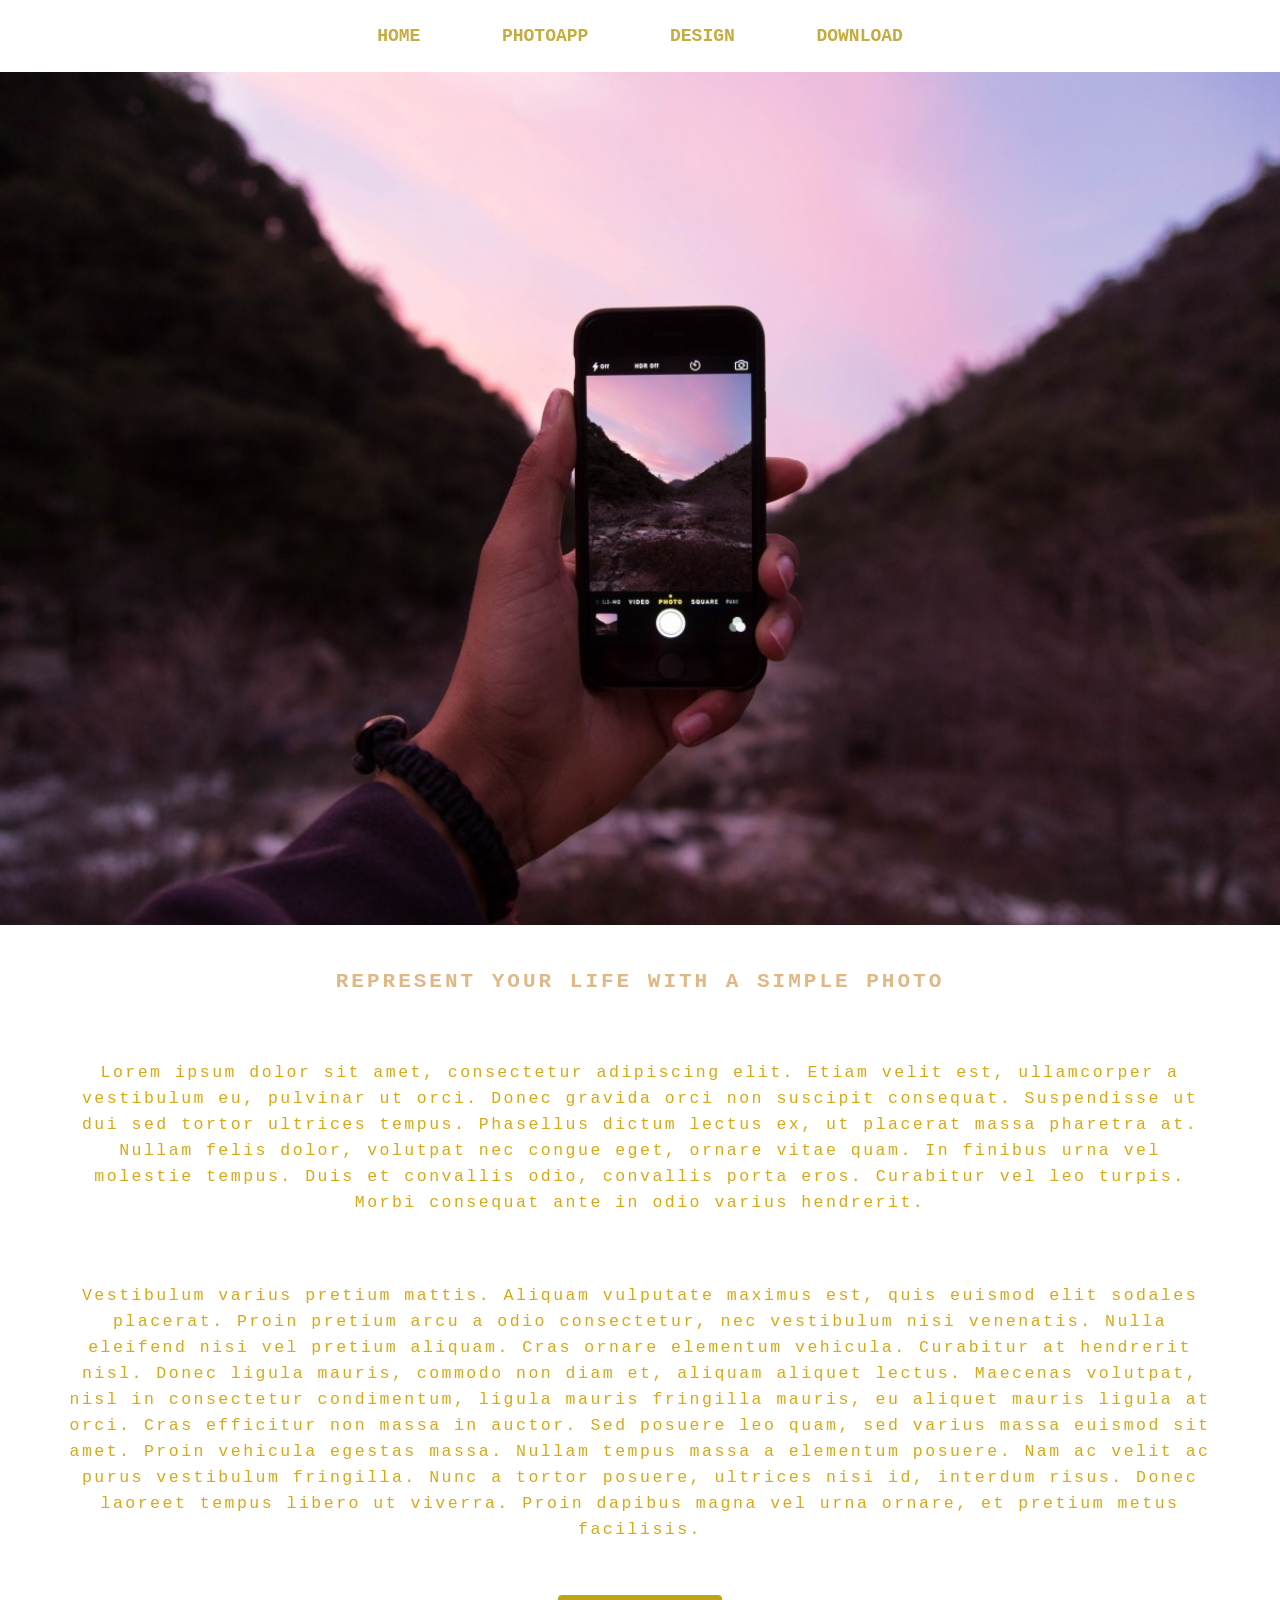
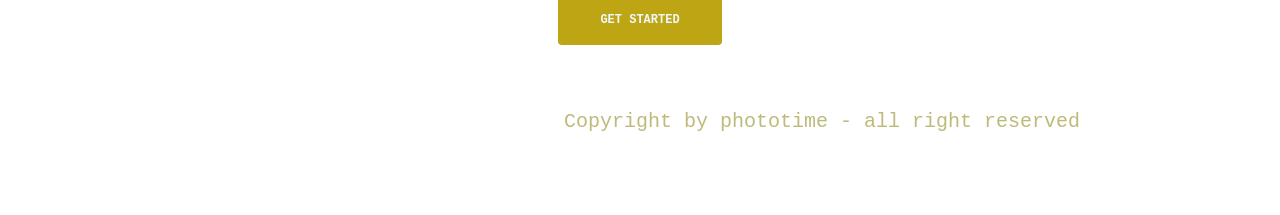
<file: L1/index.html>
<!DOCTYPE html>
<html lang="en">

<head>
  <meta charset="UTF-8">
  <meta name="viewport" content="width=device-width, initial-scale=1.0">
  <title>Simple photo</title>
  <link rel="stylesheet" href="style/main.css"
</head>

<body>
  <header >
    <a href="#p1"class="nav-link">home</a>
    <a href="#p2"class="nav-link">photoapp</a>
    <a href="#p3"class="nav-link">design</a>
    <a href="#p4"class="nav-link">download</a>
  </header>
  <main>
    <div>
      <img class="banner" src="image/cd8c705f2e3c7bd57e794016b5267ed88e470e3a (4).png" alt="banner">
    </div>
    <div>
      <h1 class="section-head">REpresent your life with a simple photo</h1>
    <div>
      <p class="content"> Lorem ipsum dolor sit amet, consectetur adipiscing elit. Etiam velit est, ullamcorper a vestibulum eu,
        pulvinar ut orci. Donec gravida orci non suscipit consequat. Suspendisse ut dui sed tortor ultrices tempus.
        Phasellus dictum lectus ex, ut placerat massa pharetra at. Nullam felis dolor, volutpat nec congue eget, ornare
        vitae quam. In finibus urna vel molestie tempus. Duis et convallis odio, convallis porta eros. Curabitur vel leo
        turpis. Morbi consequat ante in odio varius hendrerit.</p>
      <p class="content">
        Vestibulum varius pretium mattis. Aliquam vulputate maximus est, quis euismod elit sodales placerat. Proin
        pretium arcu a odio consectetur, nec vestibulum nisi venenatis. Nulla eleifend nisi vel pretium aliquam. Cras
        ornare elementum vehicula. Curabitur at hendrerit nisl. Donec ligula mauris, commodo non diam et, aliquam
        aliquet lectus. Maecenas volutpat, nisl in consectetur condimentum, ligula mauris fringilla mauris, eu aliquet
        mauris ligula at orci. Cras efficitur non massa in auctor. Sed posuere leo quam, sed varius massa euismod sit
        amet. Proin vehicula egestas massa. Nullam tempus massa a elementum posuere. Nam ac velit ac purus vestibulum
        fringilla. Nunc a tortor posuere, ultrices nisi id, interdum risus. Donec laoreet tempus libero ut viverra.
        Proin dapibus magna vel urna ornare, et pretium metus facilisis.
      </p>
    <div class="btn-box">
      <a href="#" class="btn">Get started</a>
    </div>
    </div>
  </main>
  <footer>
    <p class="last-text">Copyright by phototime - all right reserved</p>
  </footer>
</body>
</html>
</file>
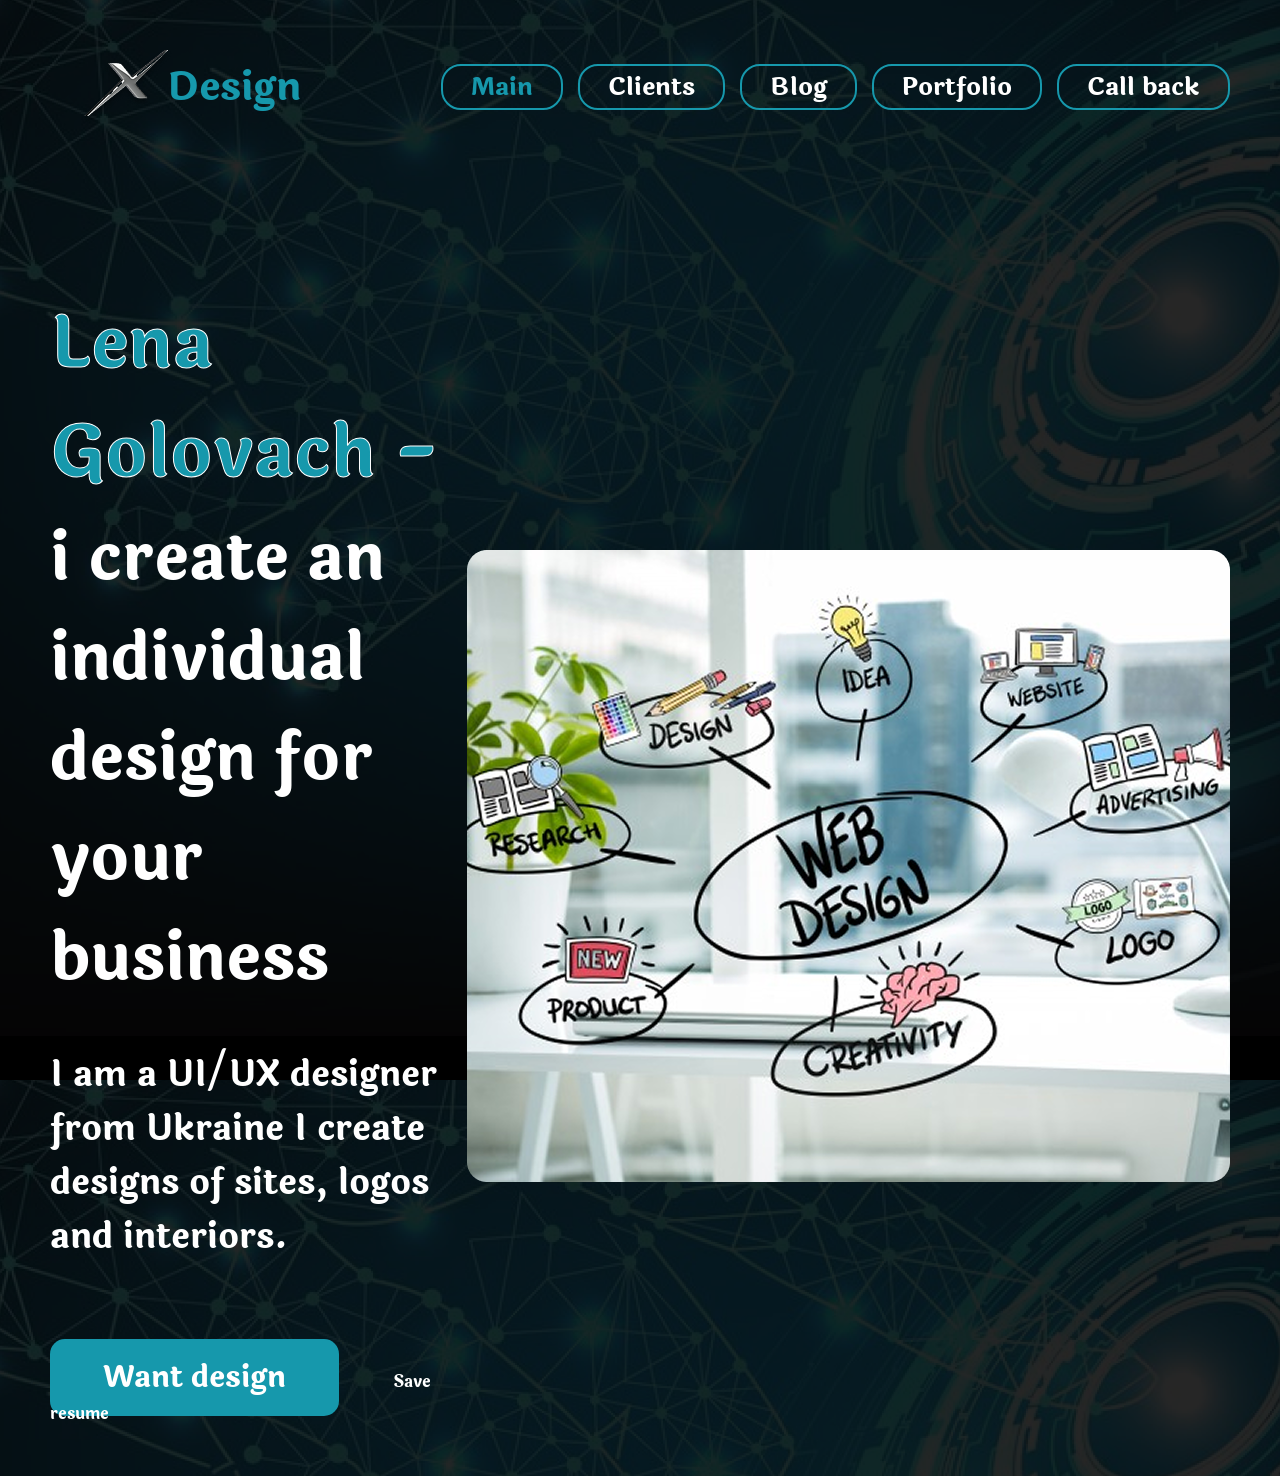
<file: L10/index.html>
<!DOCTYPE html>
<html lang="en">

<head>
  <meta charset="UTF-8">
  <meta name="viewport" content="width=device-width, initial-scale=1.0">
  <title>Document</title>
  <link rel="stylesheet" href="style/main.css">

</head>

<body>
  <header class="header fl">
    <div class="logo-box fl">
      <img src="image/rh-production-55c0cf78365529-5ca30bbf4cc73-removebg-preview (2) 1.png" alt="" class="logo-img">
      <h1 class="logo-text">Design</h1>
    </div>
    <div class="nav-box">
      <nav>
        <ul class="nav-list fl">
          <li class="nav-item">
            <a href="" class="nav-link1">Main</a>
          </li>
          <li class="nav-item">
            <a href="" class="nav-link">Clients</a>
          </li>
          <li class="nav-item">
            <a href="" class="nav-link">Blog</a>
          </li>
          <li class="nav-item">
            <a href="" class="nav-link">Portfolio</a>
          </li>
          <li class="nav-item">
            <a href="" class="nav-link">Call back</a>
          </li>
        </ul>
      </nav>
    </div>
  </header>
  <main class="fl main">
    <div class="left-col col">
      <h1 class="autor-name">Lena Golovach -</h1>
      <p class="autor-about">i create an individual
        design for your business</p>
      <p class="autor-description">I am a UI/UX designer from Ukraine
        I create designs of sites, logos and interiors.</p>
      <div class="autor-link-box">
        <a href="#" class="autor-link1">Want design</a>
        <a href="#" class="autor-link">Save resume</a>
      </div>
    </div>
    <div class="right-col col">
      <img src="image/web-design-concepts-with--5dcd654d15c38 1.png" class="autor-banner" alt="">
    </div>
  </main>
</body>

</html>
</file>
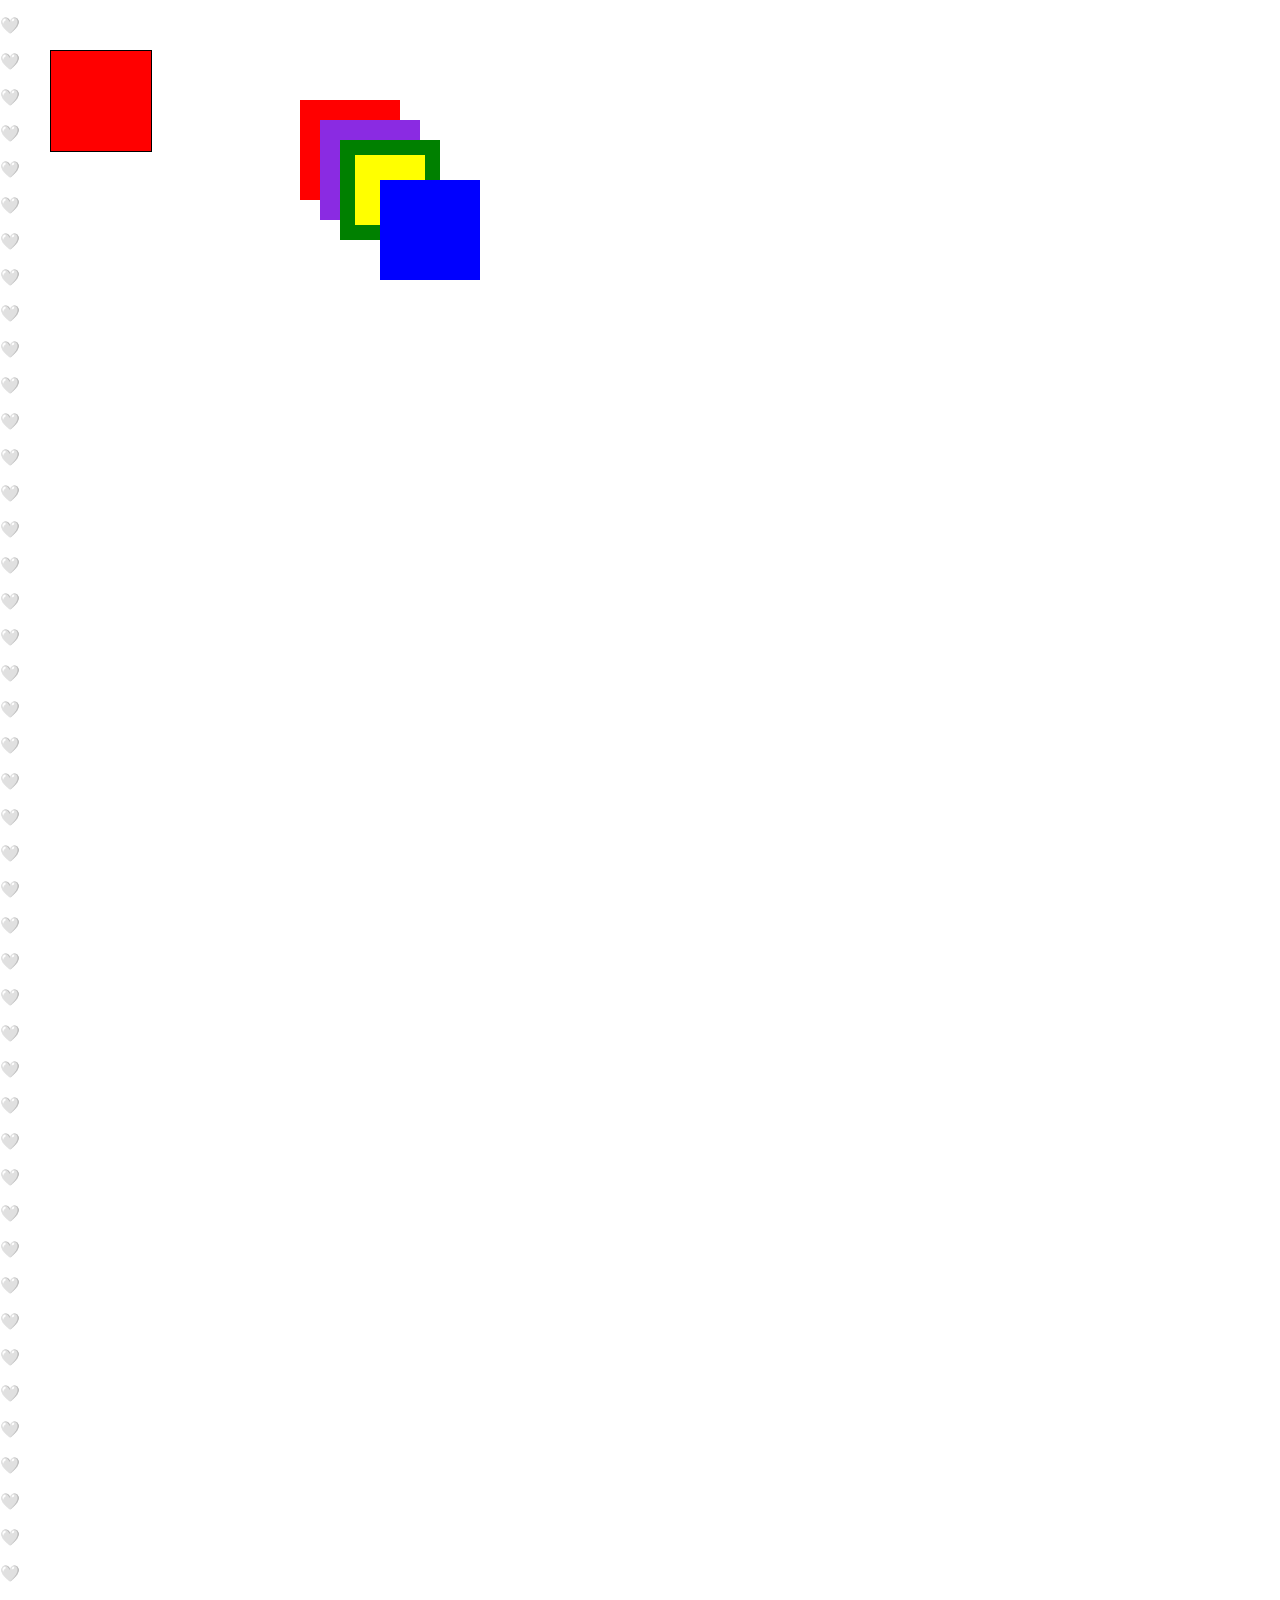
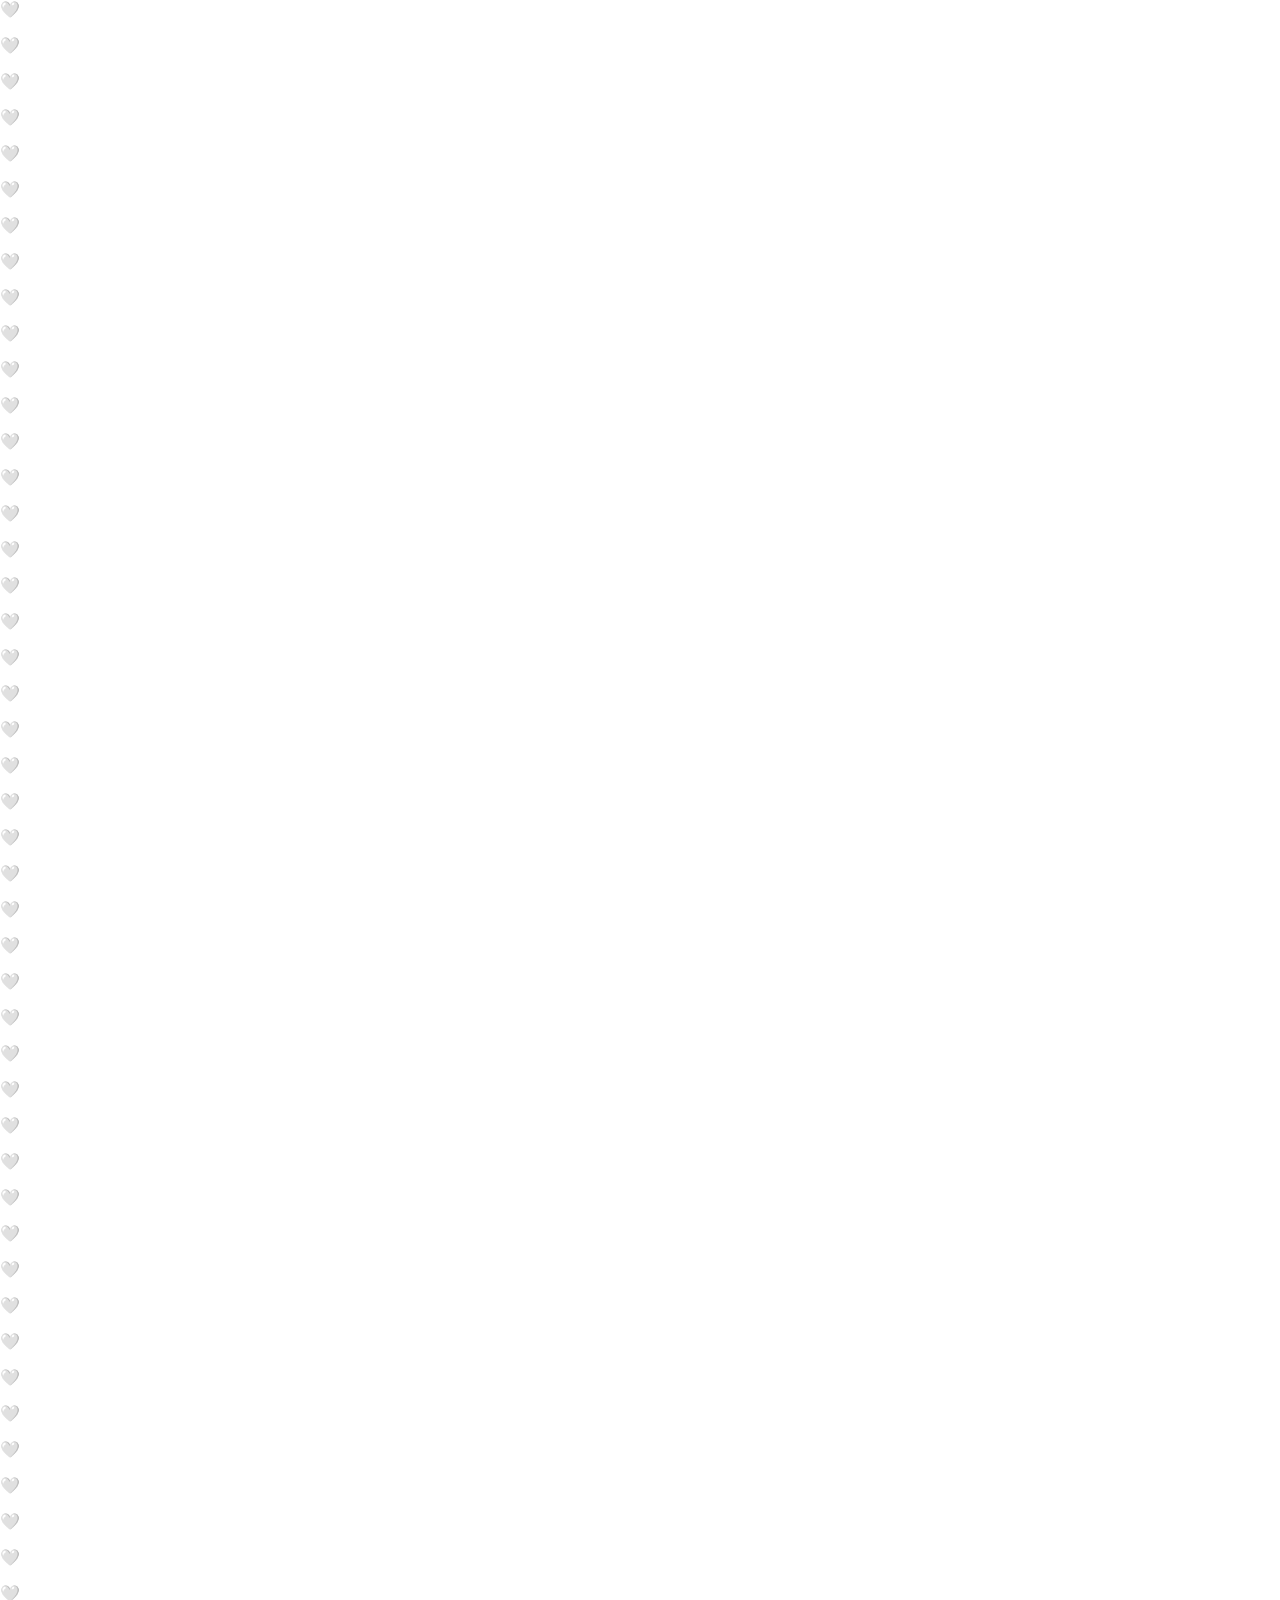
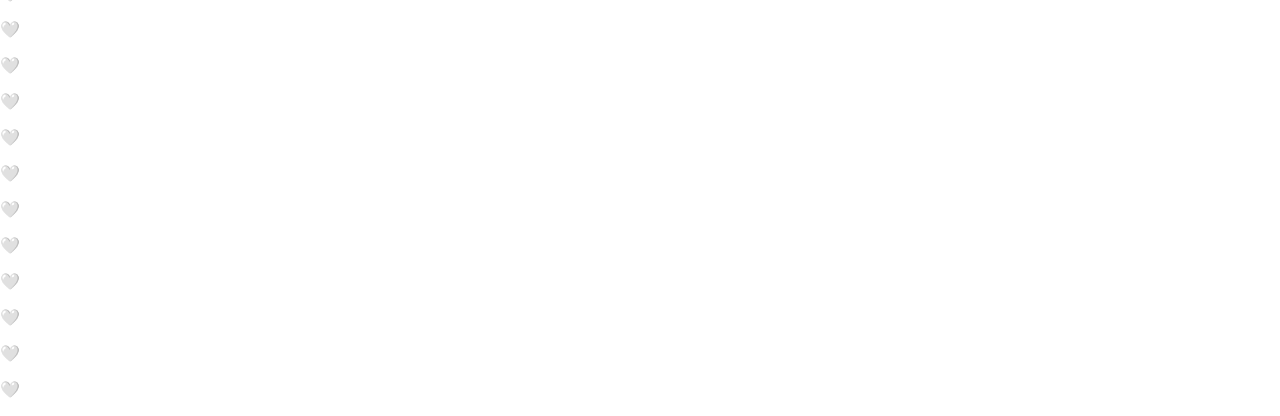
<file: L4/index.html>
<!DOCTYPE html>
<html lang="en">
<head>
  <meta charset="UTF-8">
  <meta name="viewport" content="width=device-width, initial-scale=1.0">
  <title>Document</title>
  <link rel="stylesheet" href="style/main.css">
  <style>
    .b{
      border: 1px solid black;
      position: fixed;
      top: 50px;
      left: 50px;
      height: 100px;
      width: 100px;
      background-color: red;
    }
    .box{
      width: 100px;
      height: 100px;
      background: red;
      position: absolute;
      top: 100px;
      left: 300px;
    }
    .box1{
      width: 100px;
      height: 100px;
      background: blueviolet;
      position: absolute;
      top: 120px;
      left: 320px;
    }
    .box2{
      width: 100px;
      height: 100px;
      background: green;
      position: absolute;
      top: 140px;
      left: 340px;
    }
    .box3{
      width: 70px;
      height: 70px;
      background: yellow;
      position: absolute;
      top: 155px;
      left: 355px;
    }
    .box4{
      width: 100px;
      height: 100px;
      background: blue;
      position: absolute;
      top: 180px;
      left: 380px;
    }
  </style>
</head>
<body>
  <div class="b">
  </div>
  <div class="box">
    </div>
    <div class="box1">
    </div>
   <div class="box2">
   </div> 
   <div class="box3">
   </div>
   <div class="box4">
   </div>
</body>
</html>
<p>🤍</p>
<p>🤍</p>
<p>🤍</p>
<p>🤍</p>
<p>🤍</p>
<p>🤍</p>
<p>🤍</p>
<p>🤍</p>
<p>🤍</p>
<p>🤍</p>
<p>🤍</p>
<p>🤍</p>
<p>🤍</p>
<p>🤍</p>
<p>🤍</p>
<p>🤍</p>
<p>🤍</p>
<p>🤍</p>
<p>🤍</p>
<p>🤍</p>
<p>🤍</p>
<p>🤍</p>
<p>🤍</p>
<p>🤍</p>
<p>🤍</p>
<p>🤍</p>
<p>🤍</p>
<p>🤍</p>
<p>🤍</p>
<p>🤍</p>
<p>🤍</p>
<p>🤍</p>
<p>🤍</p>
<p>🤍</p>
<p>🤍</p>
<p>🤍</p>
<p>🤍</p>
<p>🤍</p>
<p>🤍</p>
<p>🤍</p>
<p>🤍</p>
<p>🤍</p>
<p>🤍</p>
<p>🤍</p>
<p>🤍</p>
<p>🤍</p>
<p>🤍</p>
<p>🤍</p>
<p>🤍</p>
<p>🤍</p>
<p>🤍</p>
<p>🤍</p>
<p>🤍</p>
<p>🤍</p>
<p>🤍</p>
<p>🤍</p>
<p>🤍</p>
<p>🤍</p>
<p>🤍</p>
<p>🤍</p>
<p>🤍</p>
<p>🤍</p>
<p>🤍</p>
<p>🤍</p>
<p>🤍</p>
<p>🤍</p>
<p>🤍</p>
<p>🤍</p>
<p>🤍</p>
<p>🤍</p>
<p>🤍</p>
<p>🤍</p>
<p>🤍</p>
<p>🤍</p>
<p>🤍</p>
<p>🤍</p>
<p>🤍</p>
<p>🤍</p>
<p>🤍</p>
<p>🤍</p>
<p>🤍</p>
<p>🤍</p>
<p>🤍</p>
<p>🤍</p>
<p>🤍</p>
<p>🤍</p>
<p>🤍</p>
<p>🤍</p>
<p>🤍</p>
<p>🤍</p>
<p>🤍</p>
<p>🤍</p>
<p>🤍</p>
<p>🤍</p>
<p>🤍</p>
<p>🤍</p>
<p>🤍</p>
<p>🤍</p>
<p>🤍</p>
<p>🤍</p>
</file>
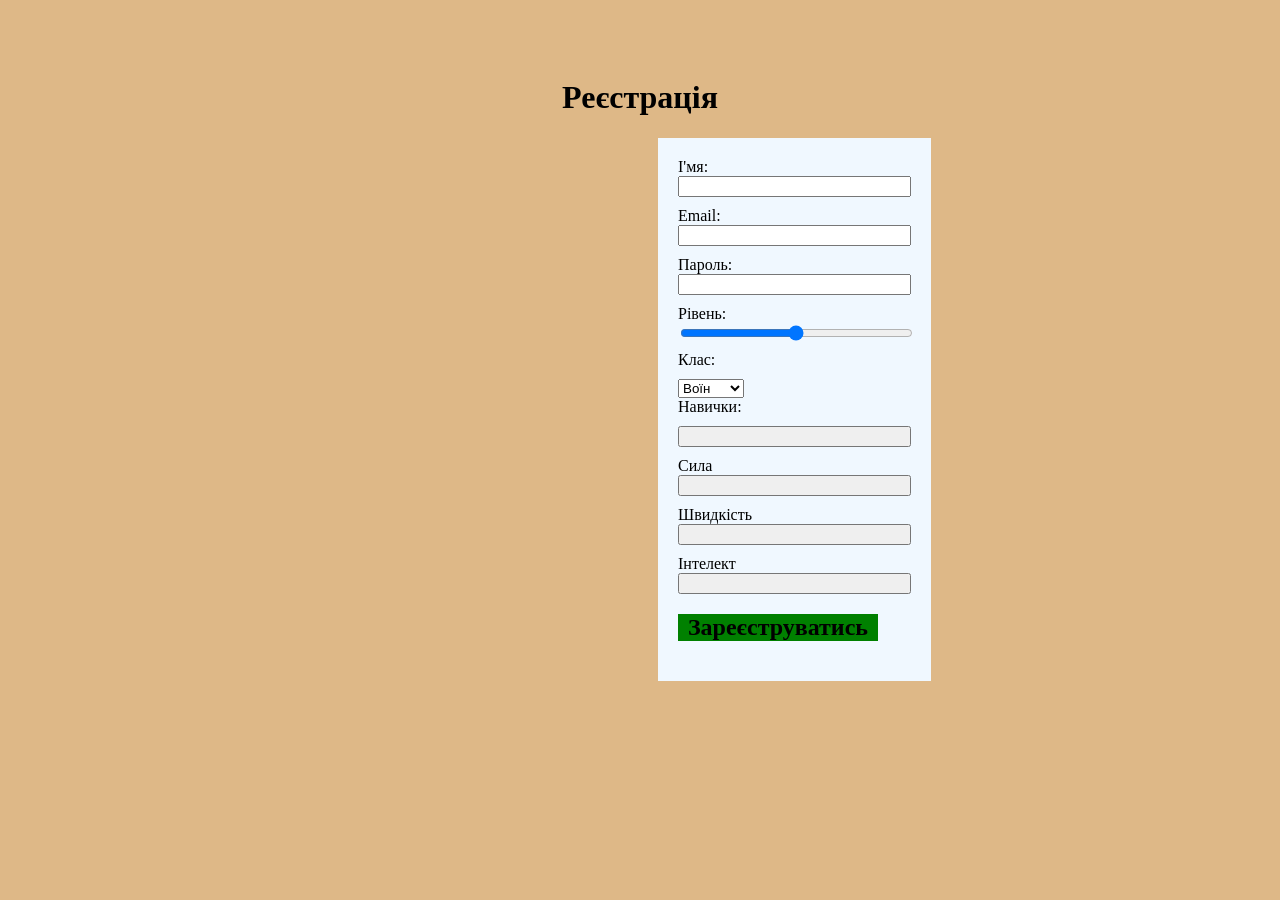
<file: L7/index.html>
<!DOCTYPE html>
<html lang="en">
<head>
  <meta charset="UTF-8">
  <meta name="viewport" content="width=device-width, initial-scale=1.0">
  <link rel="stylesheet" href="style/main.css">
  <title>Реєстрація</title>
  <style>
    label,
    input{
      display: block;
    }
    fieldset{
      padding: 10px;
    }
  </style>
</head>
<body>
  <h1>Реєстрація</h1>
  <form action="" method="post">
    І'мя:
    <input type="text">
    
    
    Email:
    <input type="email">
    

    Пароль:
    <input type="text">
    
    
    Рівень:
    <input type="range">
    
    
    <label for="">Клас:</label>
    <select>
      <option>Воїн</option>
      <option>Маг</option>
      <option>Лучник</option>
    </select>
    
    
    <label for="">Навички:</label>
    <input type="button">
    
    
    Сила
    <input type="button">

    Швидкість
    <input type="button">

    Інтелект
    <input type="button">

    
    <h2>Зареєструватись</h2>
  </form>
  
</body>
</html>
</file>
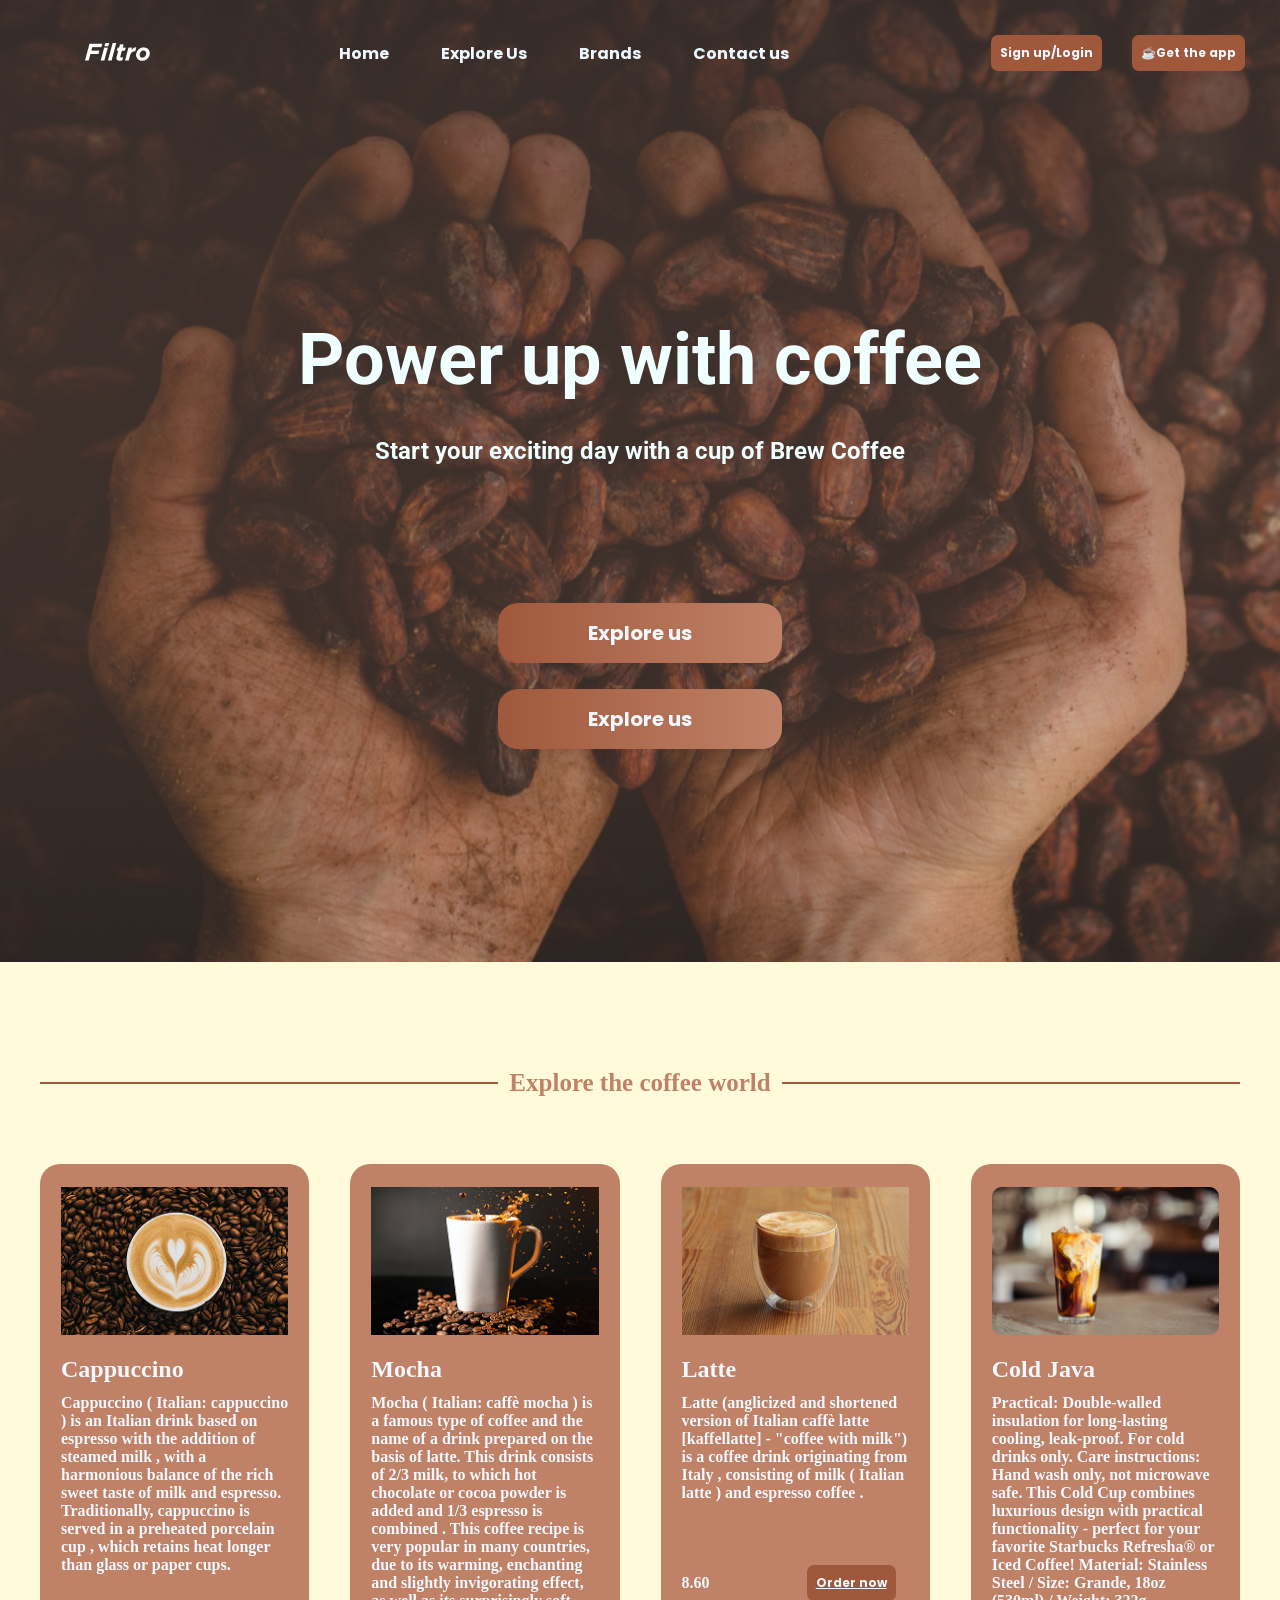
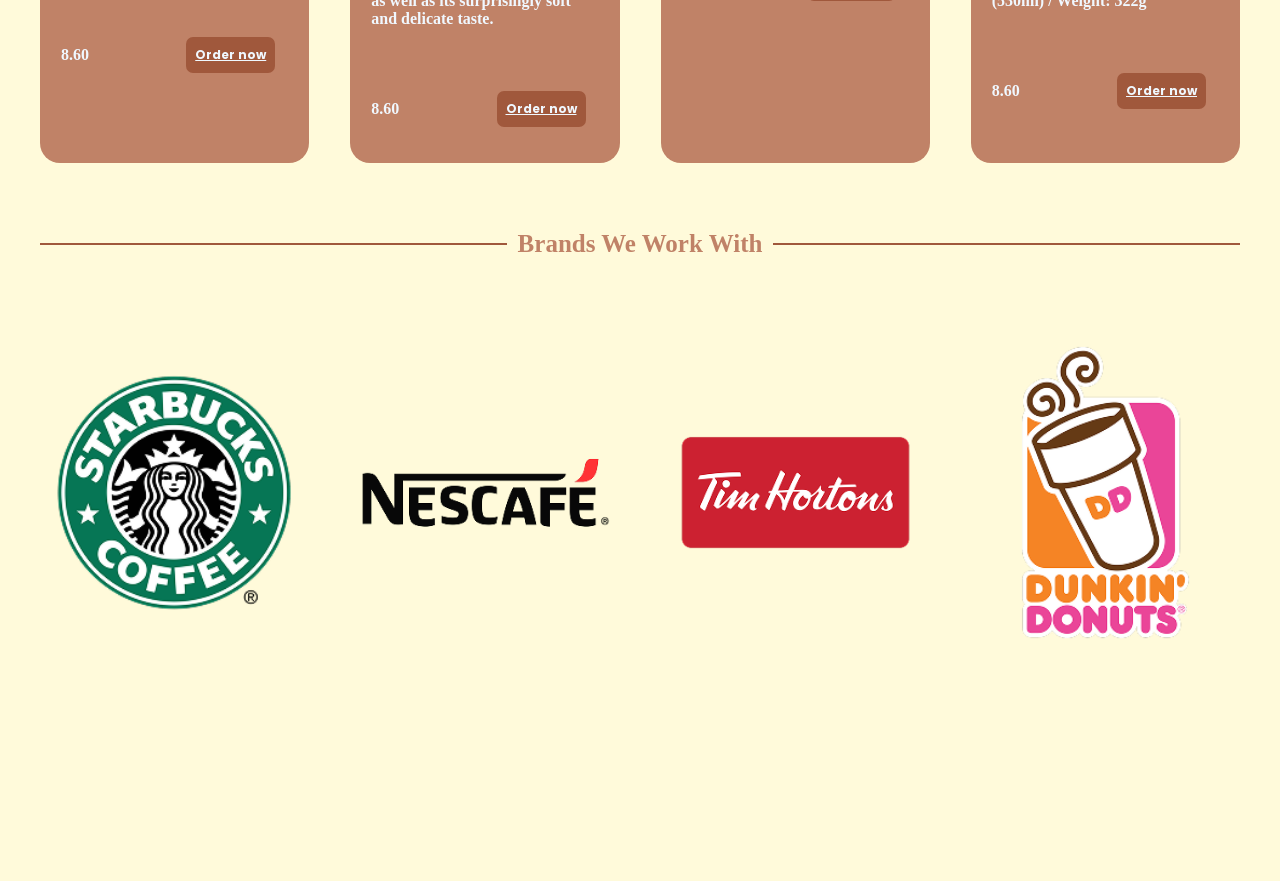
<file: L8/index.html>
<!-- https://www.figma.com/design/m7GBOV5OuIIdWbecUhikfz/Coffee-Website-UI-UX--Community-?node-id=0-1&p=f&t=lEHwanUz1lJbo8pG-0 -->
<!DOCTYPE html>
<html lang="en">

<head>
  <meta charset="UTF-8">
  <meta name="viewport" content="width=device-width, initial-scale=1.0">
  <link rel="preconnect" href="https://fonts.googleapis.com">
  <link rel="preconnect" href="https://fonts.gstatic.com" crossorigin>
  <link
    href="https://fonts.googleapis.com/css2?family=Poppins:ital,wght@0,100;0,200;0,300;0,400;0,500;0,600;0,700;0,800;0,900;1,100;1,200;1,300;1,400;1,500;1,600;1,700;1,800;1,900&family=Roboto:ital,wght@0,100..900;1,100..900&display=swap"
    rel="stylesheet">
  <link rel="stylesheet" href="style/main.css">
  <title>Document</title>
</head>

<body>
  <section class="head-box">
    <header>
      <div class="logo-box">
        <h1>
          <a href="" class="logo-link">
            <img class="logo-img" src="image/Filtro.png" alt="Filtro">
          </a>
        </h1>
      </div>
      <div class="nav-box">
        <nav>
          <ul class="nav-list">
            <li class="nav-item">
              <a href="" class="nav-link">Home</a>
            </li>
            <li class="nav-item">
              <a href="" class="nav-link">Explore Us</a>
            </li>
            <li class="nav-item">
              <a href="" class="nav-link">Brands</a>
            </li>
            <li class="nav-item">
              <a href="" class="nav-link">Contact us</a>
            </li>
          </ul>
        </nav>
      </div>
      <div class="reg-box">
        <a href="" class="reg-link btn">Sign up/Login</a>
        <a href="" class="reg-link btn">☕Get the app</a>
      </div>
    </header>
    <div class="banner">
      <div class="banner-title-box">
        <h1 class="banner-title">
          Power up with coffee
        </h1>
        <h3 class="banner-sub-title">
          Start your exciting day with a cup of Brew Coffee
        </h3>
      </div>
    </div>
    <div class="text-box">
      <div class="text-banner-box">
        <a href="#" class="btn text-btn">Explore us</a>
      </div>
      <div class="text-banner-box">
        <a href="#" class="btn text-btn">Explore us</a>
      </div>
    </div>
  </section>
  <section class="sct sct-lt">
    <div class="divider">
      <div class="divider-line"></div>
      <h3 class="divider-title">Explore the coffee world</h3>
      <div class="divider-line"></div>
    </div>
    <div class="card-box">
      <div class="card">
        <div class="card-img-box">
          <img src="image/Coffee.png" alt="" class="card-img">
        </div>
        <h1 class="card-title">Cappuccino</h1>
        <p class="card-description">
          Cappuccino ( Italian: cappuccino )
          is an Italian drink based on espresso with the addition of steamed milk ,
          with a harmonious balance of the rich sweet taste of milk and espresso.
          Traditionally, cappuccino is served in a preheated porcelain cup ,
          which retains heat longer than glass or paper cups.
        </p>
        <div class="order-box">
          <div class="price-box">
            <p class="price">8.60</p>
          </div>
          <div class="order-btn-box">
            <a href="#" class="btn btn-order">Order now</a>
          </div>
        </div>
      </div>

      <div class="card">
        <div class="card-img-box">
          <img src="image/unsplash_F-6v14W67Ak.png" alt="" class="card-img">
        </div>
        <h1 class="card-title">Mocha</h1>
        <p class="card-description">
          Mocha ( Italian: caffè mocha ) is a famous type of coffee and the name of a drink prepared on the basis of latte. 
          This drink consists of 2/3 milk, to which hot chocolate or cocoa powder is added and 1/3 espresso is combined . 
          This coffee recipe is very popular in many countries, due to its warming, enchanting and slightly invigorating effect, 
          as well as its surprisingly soft and delicate taste.
        </p>
        <div class="order-box">
          <div class="price-box">
            <p class="price">8.60</p>
          </div>
          <div class="order-btn-box">
            <a href="#" class="btn btn-order">Order now</a>
          </div>
        </div>
      </div>

      <div class="card">
        <div class="card-img-box">
          <img src="image/unsplash_TvXpVcgi9nw.png" alt="" class="card-img">
        </div>
        <h1 class="card-title">Latte</h1>
        <p class="card-description">
          Latte (anglicized and shortened version of Italian caffè latte [kaffellatte]  - "coffee with milk") 
          is a coffee drink originating from Italy , consisting of milk ( Italian latte ) and espresso coffee .
        </p>
        <div class="order-box">
          <div class="price-box">
            <p class="price">8.60</p>
          </div>
          <div class="order-btn-box">
            <a href="#" class="btn btn-order">Order now</a>
          </div>
        </div>

      </div>
      <div class="card">
        <div class="card-img-box">
          <img src="image/Mask group.png" alt="" class="card-img">
        </div>
        <h1 class="card-title">Cold Java</h1>
        <p class="card-description">
         Practical: Double-walled insulation for long-lasting cooling, leak-proof. 
         For cold drinks only. Care instructions: Hand wash only, not microwave safe. 
         This Cold Cup combines luxurious design with practical functionality 
         - perfect for your favorite Starbucks Refresha® or Iced Coffee! Material: 
         Stainless Steel / Size: Grande, 18oz (530ml) / Weight: 322g
        </p>
        <div class="order-box">
          <div class="price-box">
            <p class="price">8.60</p>
          </div>
          <div class="order-btn-box">
            <a href="#" class="btn btn-order">Order now</a>
          </div>
        </div>
      </div>
    </div>
    <div>
      <div class="divider">
      <div class="divider-line"></div>
      <h3 class="divider-title">Brands We Work With</h3>
      <div class="divider-line"></div>
    </div>
    </div>
    <div class="card-box2">
    <div class="card2">
      <div class="card-img-box">
      <img src="image/Stackbuks logo.png" alt="" class="card-img2">
      </div>
    </div>
    <div class="card2">
      <div class="card-img-box">
      <img src="image/Nescafe-Logo.png" alt="" class="card-img2">
      </div>
    </div>
    <div class="card2">
      <div class="card-img-box">
      <img src="image/Tim hortins.png" alt="" class="card-img2">
      </div>
    </div>
    <div class="card2">
      <div class="card-img-box">
      <img src="image/Dunkin Donuts.png" alt="" class="card-img2">
      </div>
    </div>
    </div>
  </section>
  <section class="sct sct-lt">
  </section>
  <section class="sct sct-lt"></section>
  <footer>
  </footer>
</body>

</html>
</file>
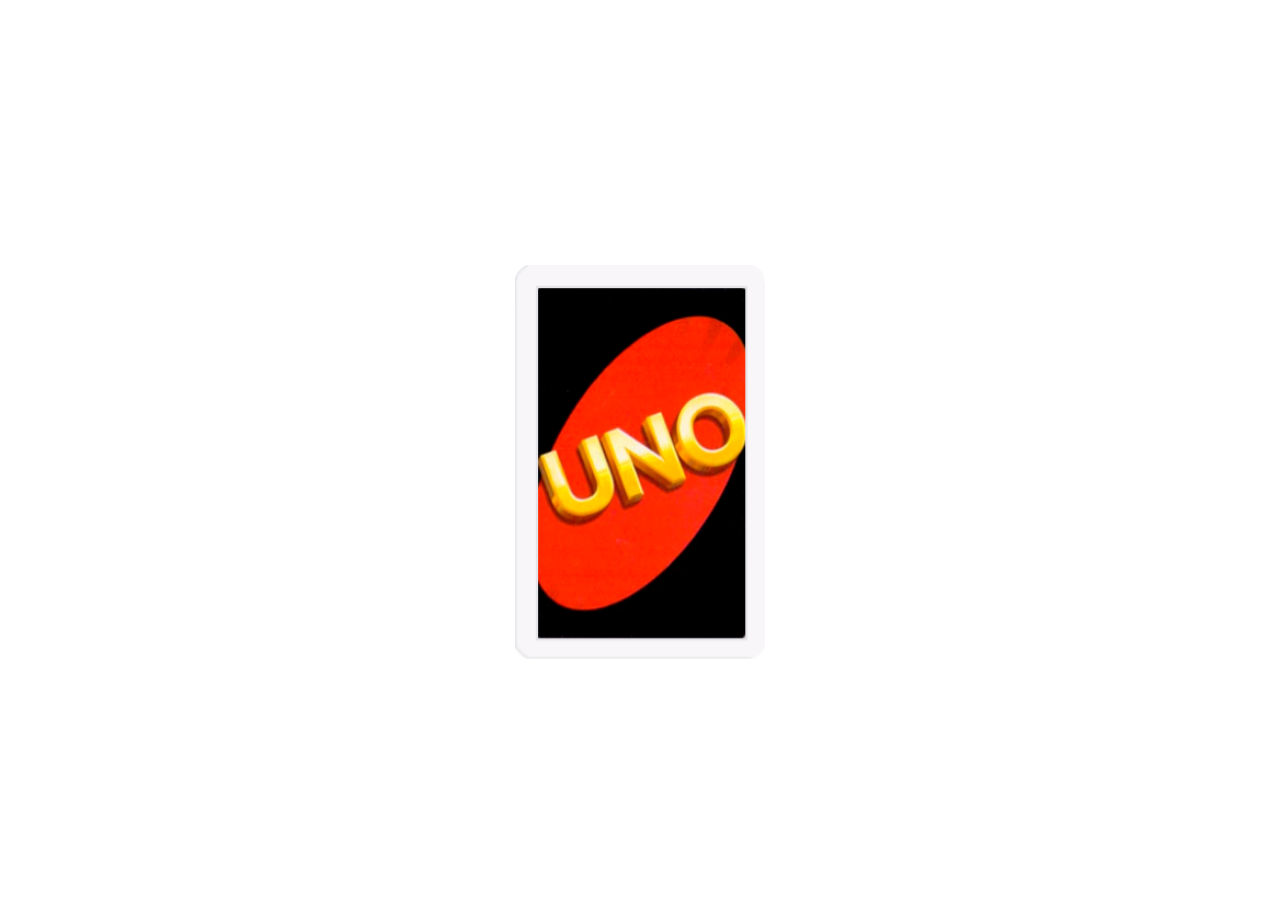
<file: L9/index.html>
<!DOCTYPE html>
<html lang="en">
<head>
  <meta charset="UTF-8">
  <meta name="viewport" content="width=device-width, initial-scale=1.0">
  <link rel="stylesheet" href="style/main.css">
  <title>Salo</title>
  <style>

  </style>
</head>
<body>
  <div class="card">
  <img class="front" src="image/front.png" alt="">
  <img class="back" src="image/back.png" alt="">
</div>
</body>

</html>
</file>
<file: L1/style/main.css>
body{
    margin: 0;
    padding: 0%;
    font-family: Montserrat,'Courier New', Courier, monospace;
}
.nav-link{
    color: rgb(196, 172, 65); 
    text-transform: uppercase;
    text-decoration: none;
    font-size: 18px;
    font-weight: bold;
    margin: 26px 36px;
    display: inline-block;
}
header{
    text-align: center;
}
.banner{
    width: 100%;
}
.section-head{
    font-family: Montserrat,'Courier New', Courier, monospace;
    font-weight: 700;
    font-size: 21px;
    letter-spacing: 3px;
    text-align: center;
    color: burlywood;
    text-transform: uppercase;
    margin: 40px;
}
.content{
    font-weight: 400;
    font-size: 16.5px;
    letter-spacing: 2.5px;
    text-align: center;
    color: rgb(214, 169, 21);
    line-height: 26px;
    margin: 67px;
}
.btn-box{
    text-align: center;
}
.btn{
    background: rgb(190, 165, 19);
    border-radius: 4px;
    font-size: 12px;
    text-transform: uppercase;
    color: aliceblue;
    text-decoration: none;
    font-weight: bold;
    padding: 18px 42px;
}
.last-text{
    text-align: end;
    margin: 82px;
    margin-right: 200px;
    color: rgb(190, 186, 121);
    font-size: 20px;
}
</file>
<file: L10/style/main.css>
*{
    margin: 0;
    padding: 0;
}

:root{
    --dk-font-color: #1698AC;
    --it--font-color: #FFFFFF;
}

body{
    font-family: laila;
    margin: 0;
    background: url(../image/Прототип.png);
    padding: 50px;
}

.fl{
    display: flex;
    align-items: center;
}

.header{
    justify-content: space-between;

}

.logo-box,
.nav-box{
    flex: 1;
}

.nav-list{
    list-style: none;
    gap: 15px;
    text-decoration: none;
    
}
.nav-link1{
    color: var(--dk-font-color);
    text-decoration: none;
}

.nav-link{
    white-space: nowrap;
}

.logo-text,
.nav-link{
    color: var(--it--font-color);
    text-decoration: none;
}

.logo-text{
    font-weight: 600;
    font-size: 40px;
    position: relative;
    left: -40px;
    color: var(--dk-font-color);
    
}

.nav-item{
    border: 2px solid var(--dk-font-color);
    border-radius: 20px;
    padding: 2px 28px;
    flex: 1;
    text-align: center;
    
}

.nav-item:hover{
    border: 2px solid var(--it--font-color);
    background-color: var(--dk-font-color);
}

@font-face {
    font-family: Laila;
    src: url(../fonts/Laila-Bold.ttf);
}

@media (max-width: 768px){
    .nav-link,
    .nav-link1{
        font-size: 5px;
    }

    .nav-box{
        display: none;
    }
}

@media (min-width: 768px) and (max-width: 1024px){
    .nav-link,
    .nav-link1{
        font-size: 15px;
    }

    .header{
        flex-direction: column;
        gap: 10px;
    }
}

@media (min-width: 1024px) and (max-width: 1400px){
    .nav-link,
    .nav-link1{
        font-size: 25px;
    }
}

@media (min-width: 1400px){
    .nav-link,
    .nav-link1{
        font-size: 35px;
    }
}

.autor-name{
    font-size: 70px;
    color: #1698AC;
    margin-top: 166px;
    -webkit-text-stroke: 1px var(--it--font-color);
}

.autor-about{
    font-size: 65px;
    color: #FFFFFF;
}

.autor-description{
    font-size: 35px;
    color: #FFFFFF;
    margin-top: 40px;
    font-weight: 300;
}

.autor-link1{
    background-color: #1698AC;
    color: #FFFFFF;
    text-decoration: none;
    font-size: 30px;
    border-radius: 15px;
    padding: 15px 53px;
    font-weight: 300;
}

.autor-link{
    text-decoration: none;
    color: #FFFFFF;
    margin-left: 40px;
    padding: 5px 10px;
    border-radius: 10px;
    font-weight: 600;
}

.autor-link:hover{
    background-color: var(--dk-font-color);
    border: 1px solid var(--it--font-color);
}

.autor-link-box{
    margin-top: 90px;
}

.right-col{
    margin-top: 189px;
}
</file>
<file: L4/style/main.css>
body{
    margin: 0;
    padding: 0%;
    font-family: Montserrat,'Courier New', Courier, monospace;
}
.nav-link{
    color: rgb(196, 172, 65); 
    text-transform: uppercase;
    text-decoration: none;
    font-size: 18px;
    font-weight: bold;
    margin: 26px 36px;
    display: inline-block;
}
header{
    text-align: center;
}
.banner{
    width: 100%;
}
.section-head{
    font-family: Montserrat,'Courier New', Courier, monospace;
    font-weight: 700;
    font-size: 21px;
    letter-spacing: 3px;
    text-align: center;
    color: burlywood;
    text-transform: uppercase;
    margin: 40px;
}
.content{
    font-weight: 400;
    font-size: 16.5px;
    letter-spacing: 2.5px;
    text-align: center;
    color: rgb(214, 169, 21);
    line-height: 26px;
    margin: 67px;
}
.btn-box{
    text-align: center;
}
.btn{
    background: rgb(190, 165, 19);
    border-radius: 4px;
    font-size: 12px;
    text-transform: uppercase;
    color: aliceblue;
    text-decoration: none;
    font-weight: bold;
    padding: 18px 42px;
}
.last-text{
    text-align: end;
    margin: 82px;
    margin-right: 200px;
    color: rgb(190, 186, 121);
    font-size: 20px;
}
</file>
<file: L7/style/main.css>
h1{
    text-align: center;
}
form{
    width: 20%;
    margin-left: 600px; 
    background-color: aliceblue;
    padding: 20px; 
}
label,input{
    display: block;
    width: 100%;
    margin-bottom: 10px;
}
input{
    box-sizing: border-box;
}
h2{
    background-color: green;
    width: 200px;
    text-align: center;
}
body{
    padding: 50px;
    background-color: burlywood;
}
</file>
<file: L8/style/main.css>
*{
    margin: 0;
    padding: 0;
    box-sizing: border-box;
}
header{
    display: flex;
    justify-content: space-between;
    padding: 22px 22px 22px 85px;
    align-items: center;
}
.nav-list{
    display: flex;
    gap: 52px;
    list-style: none;
}
.nav-link{
    text-decoration: none;
    color: aliceblue;
    list-style: none;
    padding: 0;
    margin: 0;
    font-size: 16px;
    font-weight: bold;
    font-family: Poppins;
}
.reg-link{
    text-decoration: none;
    color: aliceblue;
    list-style: none;
    padding: 0;
    margin: 0;
    margin-right: 25px;
}
.btn{
    background-color: #A0583C;
    padding: 9px;
    margin: 13px;
    border-radius: 7px;
    font-size: 12px;
    width: 75;
    height: 16;
    top: 10px;
    left: 31px;
    font-weight: bold;
    font-family: Poppins;
    display: inline-block;
}

.head-box{
    background-image: url(../image/BG\ \(1\).jpg);
    background-repeat: no-repeat;
    background-position: center center;
    background-size: cover;
    padding-bottom: 200px;
}
.banner-title,
.banner-sub-title{
    text-align: center;
    color: azure;
    font-family: Roboto;
    margin-bottom: 35px;
}
.banner-title{
    font-size: 72px;
    margin-top: 211px;
}
.banner-sub-title{
    font-size: 24px;
    margin-top: 6px;
}
.banner{
    padding-bottom: 90px;
}
.text-banner-box{
    text-align: center;
    
}
.text-btn{
    display: inline-block;
    text-decoration: none;
    color: aliceblue;
    list-style: none;
    font-size: 20px;
    padding: 10px 65px;
    background: linear-gradient(90deg,#A0583C,#C08267);
    padding-bottom: 15px;
    padding-left: 90px;
    padding-right: 90px;
    padding-top: 15px;
    border-radius: 20px;
}
.sct{
    padding: 40px;
}
.sct-lt{
    background-color:  #FFFADA;
}
.divider{
    display: flex;
    justify-content: space-between;
    align-items: center;
    gap: 11px;
    margin-bottom: 67px;
}
.divider-title{
    white-space: nowrap;
    font-size: 25px;
    color: #C08267;
    margin-top: 67px;
}
.divider-line{
    background-color: #A0583C;
    width: 100%;
    height: 2px;
    margin-top: 67px;
}
.card-box{
    display: flex;
    gap: 41px;
    color: aliceblue;
    text-decoration: none;
    font-weight: bold;
}
.card{
    background-color: #C08267;
    border-radius: 20px;
    padding: 23px 21px;
    flex: 1;
}
.card-img{
    width: 100%;
    margin-bottom: 17px;
}
.card-title{
    margin-bottom: 11px;
}
.card-description{
    margin-bottom: 50px;
}
.order-box{
    display: flex;
    justify-content: space-between;
    align-items: center;
}
.btn-order{
    color: aliceblue;
}
.card2{
    border-radius: 20px;
    padding: 10px 10px;
    flex: 1;
}
.card-img2{
    width: 100%;
    margin-bottom: 17px;
}
.card-box2{
    display: flex;
    gap: 41px;
    text-decoration: none;
    font-weight: bold;
    align-items: center;
    justify-content: center;
}
</file>
<file: L9/style/main.css>
.card {
    position: absolute;
    top: 50%;
    left: 50%;
    transform: translate(-50%,-50%);
    width: 250px;
    height: 370px;
}
img {
    transition: 0.5s linear all;
    backface-visibility: hidden;
    position: absolute;
    top: 0;
    left: 0;
    width: 100%;
}
.front{ 
    transform: perspective(600px) rotateY(0deg);
}
.back{ 
    transform: perspective(600px) rotateY(180deg);
}
.card:hover>.front {
    transform: perspective(600px) rotateY(-180deg);
}
.card:hover>.back {
    transform: perspective(600px) rotateY(0deg);
}
</file>
